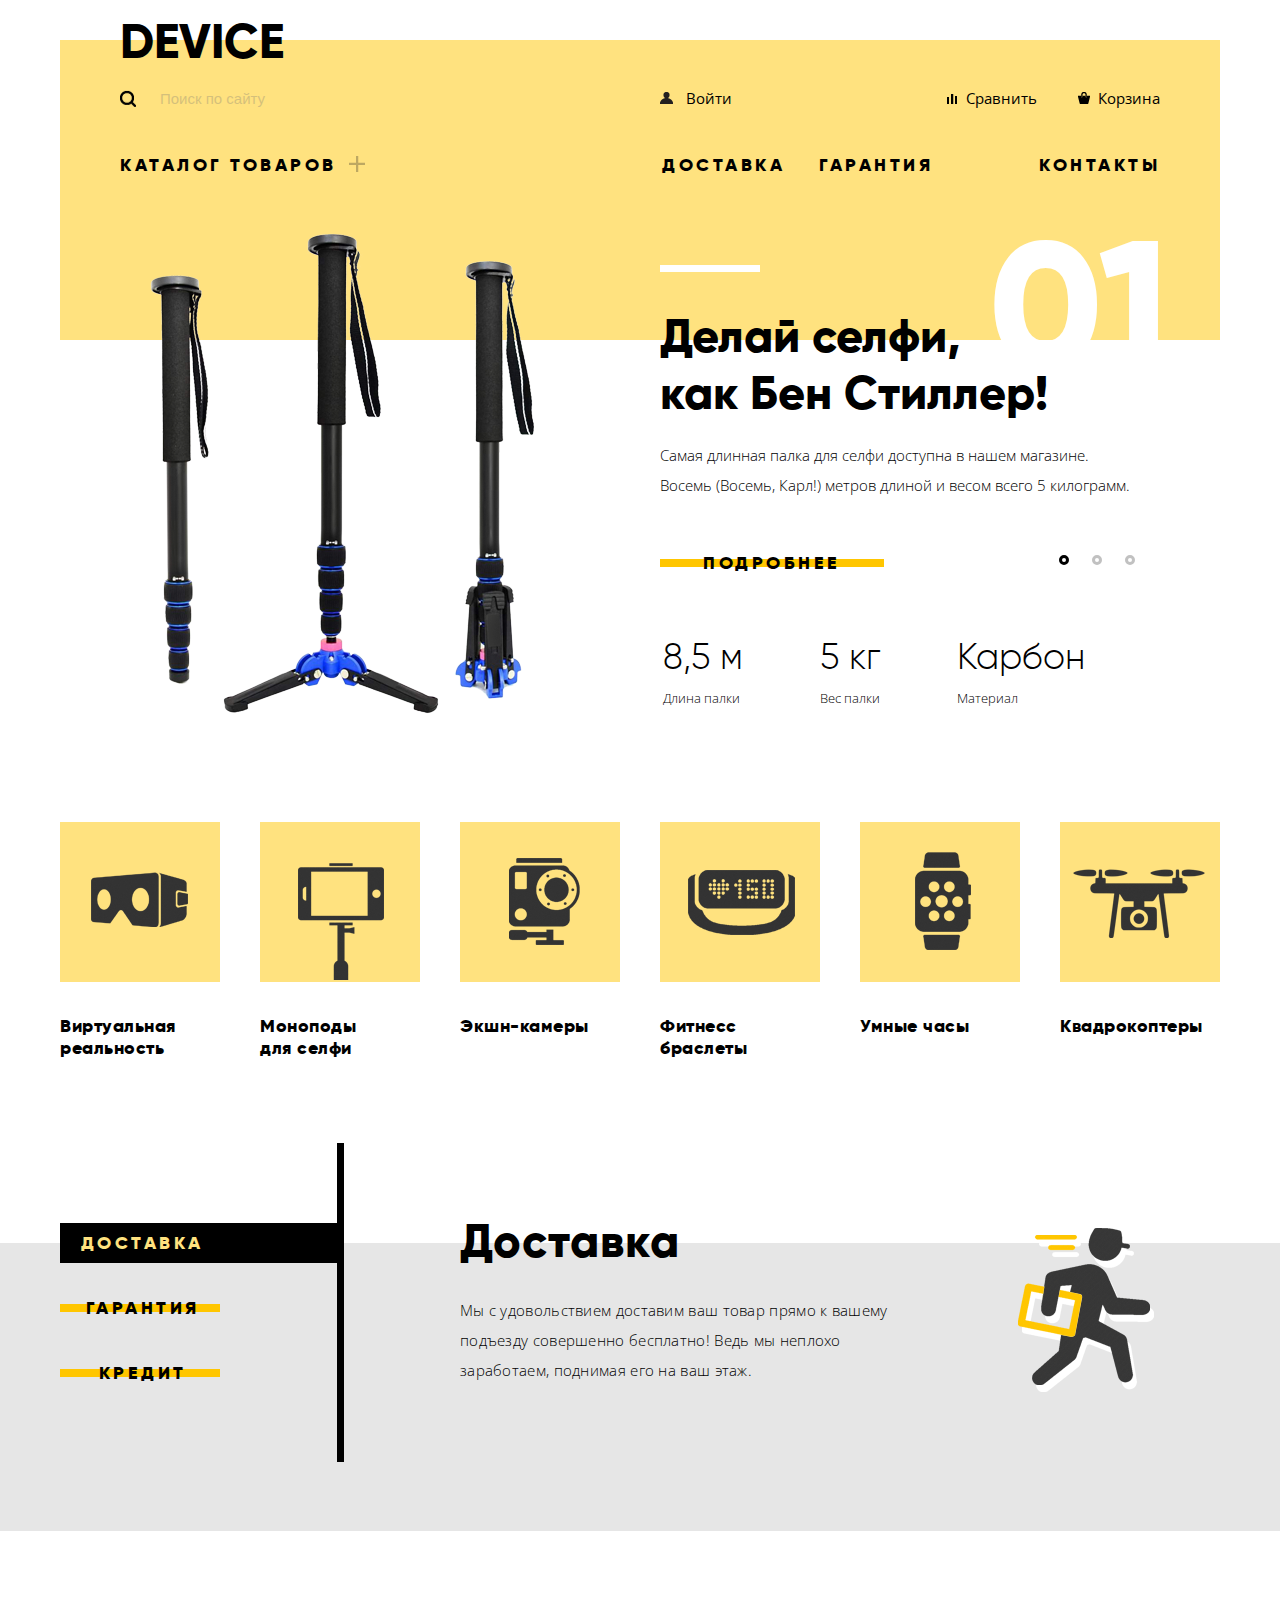
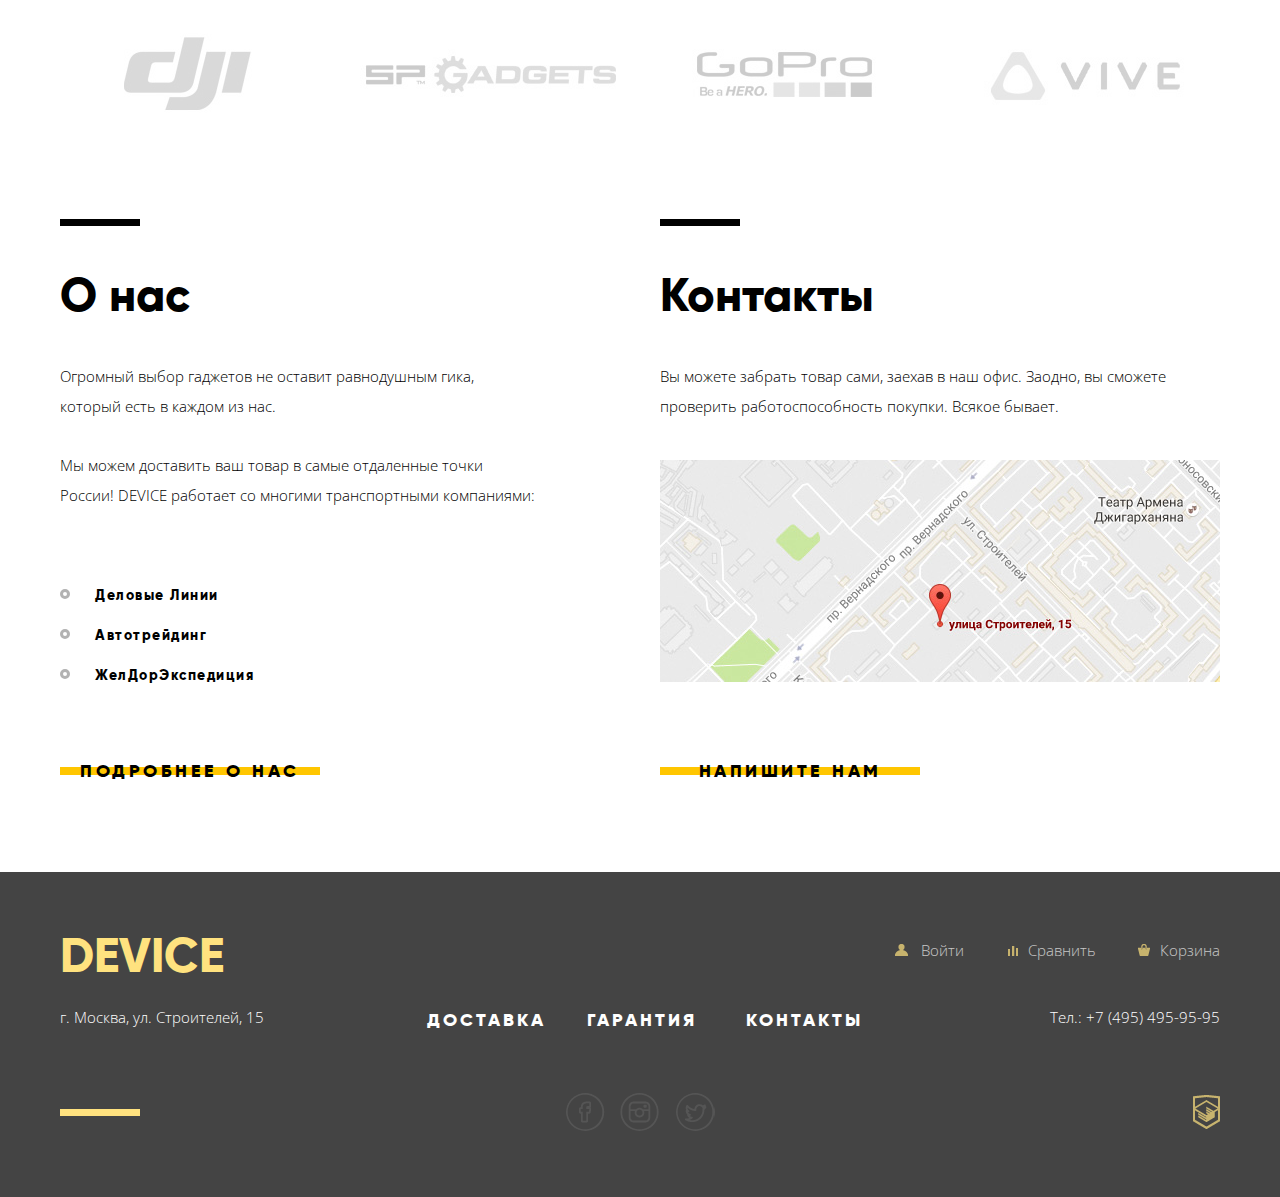
<file: index.html>
<!DOCTYPE html>
<html lang="ru">
  <head>
    <meta charset="utf-8">
    <title>HTML Academy: Девайс</title>
    <meta http-equiv="X-UA-Compatible" content="IE=edge" />
    <meta name="format-detection" content="telephone=no">
    <link href="https://fonts.googleapis.com/css?family=Open+Sans:300,400&amp;subset=cyrillic" rel="stylesheet">
    <link href="css/normalize.css" rel="stylesheet">
    <link href="css/style.min.css" rel="stylesheet">
  </head>
  <body>

    <!-- HEADER -->
    <div class="container">
      <header class="header-main">
        <a class="logo-name-header">Device</a>
        <nav class="main-nav">
          <div class="nav-tools clearfix">
            <div class="search-tools">
              <form action="#" method="get">
                <input type="search" class="search-field" name="search" placeholder="Поиск по сайту">
                <input type="submit" class="search-button" value="Найти">
              </form>
            </div>
            <div class="user-login">
              <a href="#" class="login-ico">Войти</a>
            </div>
            <div class="user-tools">
              <a href="#" class="compare-ico">Сравнить</a>
              <a href="#" class="basket-ico">Корзина</a>
            </div>
          </div>
          <div class="site-nav">
            <div class="catalog-menu">
              <a href="catalog.html" class="catalog-ico">Каталог товаров</a>
              <div class="catalog-submenu">
                <ul class="catalog-line">
                  <li><a href="#">Виртуальная реальность</a></li>
                  <li><a href="#">Моноподы для селфи</a></li>
                  <li><a href="#">Экшн-камеры</a></li>
                </ul>
                <ul class="catalog-line">
                  <li><a href="#">Фитнесс-браслеты</a></li>
                  <li><a href="#">Умные часы</a></li>
                </ul>
                <ul class="catalog-line">
                  <li><a href="#">Квадрокоптеры</a></li>
                </ul>
              </div>
            </div>
            <ul class="services-nav">
              <li><a href="#">Доставка</a></li>
              <li><a href="#">Гарантия</a></li>
              <li><a href="#">Контакты</a></li>
            </ul>
          </div>
        </nav>

      </header>
    </div>

    <main class="">

      <!-- SLIDER WITH MAIN PRODUCT -->
      <div class="container">
        <div class="slider-wrapper">

          <input class="slider-btn" type="radio" id="btn-1" name="toggle" checked>
          <input class="slider-btn" type="radio" id="btn-2" name="toggle">
          <input class="slider-btn" type="radio" id="btn-3" name="toggle">

          <div class="slider">

            <div class="slide clearfix">
              <div class="slide-image">
                <img src="img/slider-1.png" width="384" height="486" alt="">
              </div>
              <div class="slide-description">
                <p class="slider-number">01</p>
                <span class="slider-title">Делай селфи,<br> как Бен Стиллер!</span>
                <p class="slider-text">Самая длинная палка для селфи доступна в нашем магазине. Восемь (Восемь, Карл!) метров длиной и весом всего 5 килограмм.</p>
                <a href="#" class="btn">Подробнее</a>
                <table class="slider-spec">
                  <tr>
                    <th>8,5 м</th>
                    <th>5 кг</th>
                    <th>Карбон</th>
                  </tr>
                  <tr>
                    <td>Длина палки</td>
                    <td>Вес палки</td>
                    <td>Материал</td>
                  </tr>
                </table>
              </div>
            </div>

            <div class="slide clearfix">
              <div class="slide-image">
                <img src="img/slider-2.png" width="345" height="485" alt="">
              </div>
              <div class="slide-description">
                <p class="slider-number">02</p>
                <span class="slider-title">Худеем<br>правильно!</span>
                <p class="slider-text">Мотивирующие фитнесс-браслеты помогут найти в себе силы не пропускать занятия и соблюдать диету.</p>
                <a href="#" class="btn">Подробнее</a>
                <table class="slider-spec">
                  <tr>
                    <th>48 часов</th>
                  </tr>
                  <tr>
                    <td>Без подзарядки</td>
                  </tr>
                </table>
              </div>
            </div>

            <div class="slide clearfix">
            <div class="slide-image">
              <img src="img/slider-3.png" width="526" height="334" alt="">
            </div>
            <div class="slide-description">
              <p class="slider-number">03</p>
              <span class="slider-title">Порхает как бабочка, жалит как пчела!</span>
              <p class="slider-text">Этот обычный, на первый взгляд, квадрокоптер оснащен мощным лазером, замаскированным под стандартную камеру.</p>
              <a href="#" class="btn">Подробнее</a>
              <table class="slider-spec">
                <tr>
                  <th>800 м</th>
                  <th>50 м</th>
                </tr>
                <tr>
                  <td>Дальность полёта</td>
                  <td>Радиус поражения</td>
                </tr>
              </table>
            </div>
          </div>

          </div>

          <div class="slider-controls">
            <label for="btn-1"></label>
            <label for="btn-2"></label>
            <label for="btn-3"></label>
          </div>

        </div>


        <!-- POPULAR PRODUCTS -->
        <section class="popular">
          <ul>
            <li class="vr"><a href="#">Виртуальная реальность</a></li>
            <li class="monopod"><a href="#">Моноподы для&nbsp;селфи</a></li>
            <li class="camera"><a href="#">Экшн-камеры</a></li>
            <li class="bracelet"><a href="#">Фитнесс браслеты</a></li>
            <li class="watch"><a href="#">Умные часы</a></li>
            <li class="quadcopters"><a href="#">Квадрокоптеры</a></li>
          </ul>
        </section>
      </div>

      <!-- PROVIDED SERVICES -->
      <section class="services ">
        <div class="container clearfix">
          <div class="service-buttons">
            <button type="button" class="btn service-btn service-btn-active">Доставка</button>
            <button type="button" class="btn service-btn">Гарантия</button>
            <button type="button" class="btn service-btn">Кредит</button>
          </div>
          <div class="services-description">
            <div class="slide">
              <span class="services-description-title">Доставка</span>
              <p class="services-description-text">Мы с удовольствием доставим ваш товар прямо к вашему подъезду совершенно бесплатно! Ведь мы неплохо заработаем, поднимая его на ваш этаж.</p>
            </div>
            <div class="slide">
              <span class="services-description-title">Гарантия</span>
              <p class="services-description-text">Если из-за возгарания купленного у нас товара у вас сгорит дом — не переживайте, мы выдадим вам новый. Товар, не дом, конечно же.</p>
            </div>
            <div class="slide">
              <span class="services-description-title">Кредит</span>
              <p class="services-description-text">Залезть в долговую яму стало проще! Кредитные консультанты подберут для вас наиболее выгодные условия кредита. Выгодные для нашего банка, разумеется.</p>
            </div>
          </div>
        </div>
      </section>

      <div class="container">
        <!-- LOGOS OF VENDORS -->
        <div class="logos">
          <a href="http://www.dji.com/" target="_blank" class="dji"><img src="img/logo-1-grey.jpg" height="100" width="260" alt=""></a>
          <a href="http://www.sp-gadgets.com/" target="_blank" class="sp-gadgets"><img src="img/logo-2-grey.jpg" height="100" width="260" alt=""></a>
          <a href="https://gopro.com/" target="_blank" class="gopro"><img src="img/logo-3-grey.jpg" height="100" width="260" alt=""></a>
          <a href="https://www.vive.com/" target="_blank" class="vive"><img src="img/logo-4-grey.jpg" height="100" width="260" alt=""></a>
        </div>

        <!-- INFORMATION -->
        <div class="info-container clearfix">
          <section class="about">
            <h2 class="about-title">О нас</h2>
            <p class="about-text">Огромный выбор гаджетов не оставит равнодушным гика, который есть в каждом из нас.</p>
            <p class="about-text">Мы можем доставить ваш товар в самые отдаленные точки России! DEVICE работает со многими транспортными компаниями:</p>
            <ul class="delivery-companies">
              <li>Деловые Линии</li>
              <li>Автотрейдинг</li>
              <li>ЖелДорЭкспедиция</li>
            </ul>
            <a href="#" class="btn">Подробнее о нас</a>
          </section>
          <section class="contact">
            <h2 class="contact-title">Контакты</h2>
            <p class="contact-text">Вы можете забрать товар сами, заехав в наш офис. Заодно, вы сможете проверить работоспособность покупки. Всякое бывает.</p>
            <a href="map.html"><img src="img/map.jpg" height="222" width="560" alt=""></a>
            <a href="write-us.html" class="btn">Напишите нам</a>
          </section>
        </div>
      </div>
    </main>

    <!-- FOOTER -->
    <footer class="footer-main">
      <div class="container clearfix">
        <div class="footer-left">
          <span class="logo-name-footer">Device</span>
          <p>г. Москва, ул. Строителей, 15</p>
        </div>
        <div class="footer-center">
          <div class="footer-site-nav">
            <a href="#">Доставка</a>
            <a href="#">Гарантия</a>
            <a href="#">Контакты</a>
          </div>
          <div class="social">
            <a href="#" class="social-btn social-btn-fb">Фейсбук</a>
            <a href="#" class="social-btn social-btn-inst">Инстаграм</a>
            <a href="#" class="social-btn social-btn-tw">Твитер</a>
          </div>
        </div>
        <div class="footer-right">
          <ul>
            <li><a href="#" class="login-ico">Войти</a></li>
            <li><a href="#" class="compare-ico">Сравнить</a></li>
            <li><a href="#" class="basket-ico">Корзина</a></li>
          </ul>
          <p>Тел.: +7 (495) 495-95-95</p>
          <a href="http://htmlacademy.ru" target="_blank" class="social-btn htmlacademy-ico">htmlacademy</a>
        </div>
      </div>
    </footer>

    <div class="main-write-us">
      <form class="write-us-form" action="index.html" method="post">
        <div class="write-us-name">
          <label for="name">Ваше имя:</label>
          <input type="text" name="name" value="" id="name" placeholder="Представьтесь, пожалуйста" required>
        </div>
        <div class="write-us-email">
          <label for="email">Ваш e-mail:</label>
          <input type="email" name="email" value="" id="email" placeholder="Для отправки ответа" required>
        </div>
        <div class="write-us-text">
          <label for="text">Текст письма:</label>
          <textarea id="text" placeholder="В свободной форме" rows="10"></textarea>
        </div>
        <button type="submit" name="button" class="btn btn-form">Отправить</button>
        <button type="button" name="button" class="close-form"></button>
      </form>
    </div>

    <div class="main-big-map">
      <img src="img/big-map.jpg" alt="" width="960" height="559">
      <button type="button" name="button" class="close-big-map"></button>
    </div>

  </body>
</html>
</file>
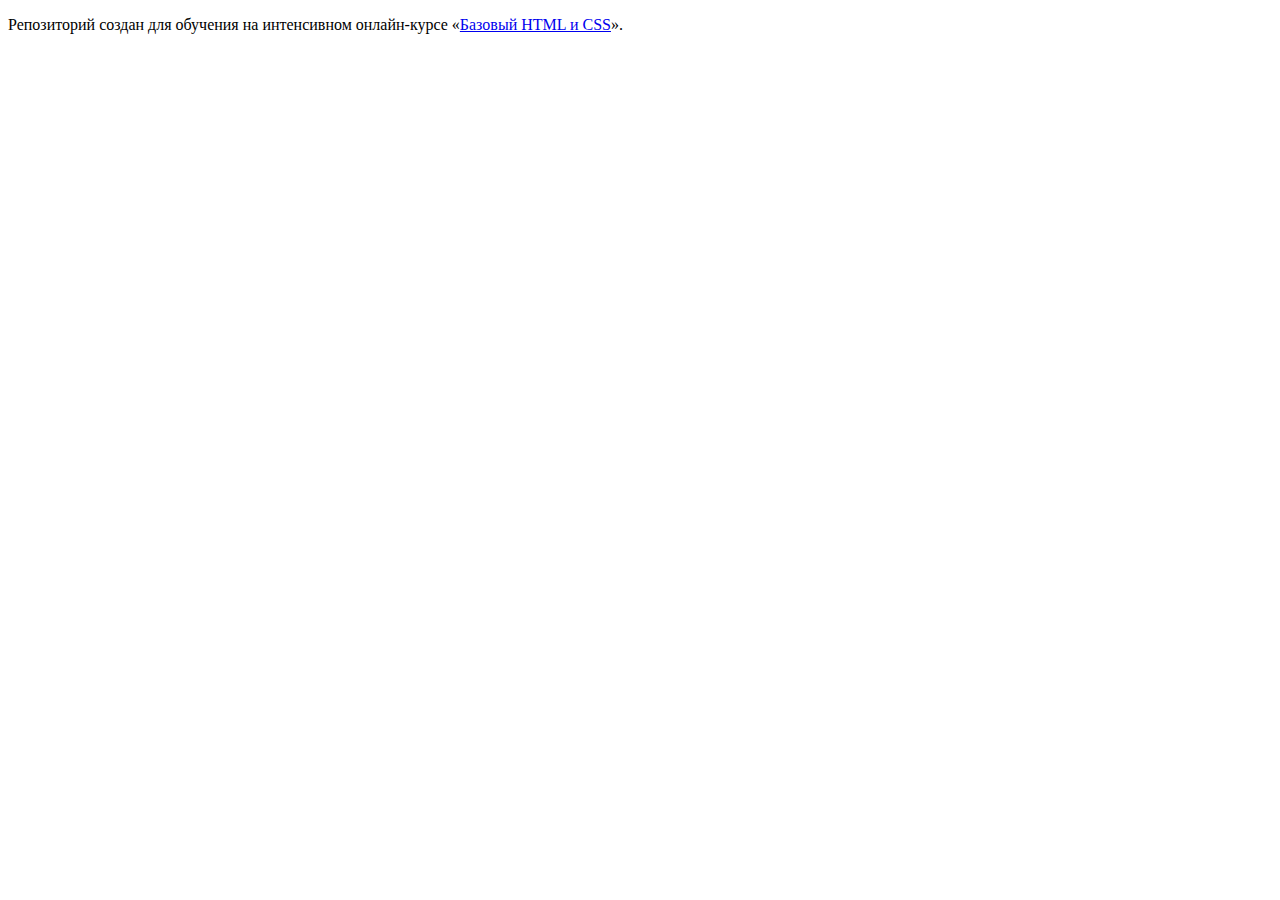
<file: master/index.html>
<!DOCTYPE html>
<html lang="ru">
  <head>
    <meta charset="utf-8">
    <title>HTML Academy: Девайс</title>
    <base href="https://htmlacademy-htmlcss.github.io/50017-device/master/">
</head>
  <body>

    <p>Репозиторий создан для обучения на интенсивном онлайн‑курсе «<a href="https://htmlacademy.ru/intensive/htmlcss">Базовый HTML и CSS</a>».</p>

  </body>
</html>
</file>
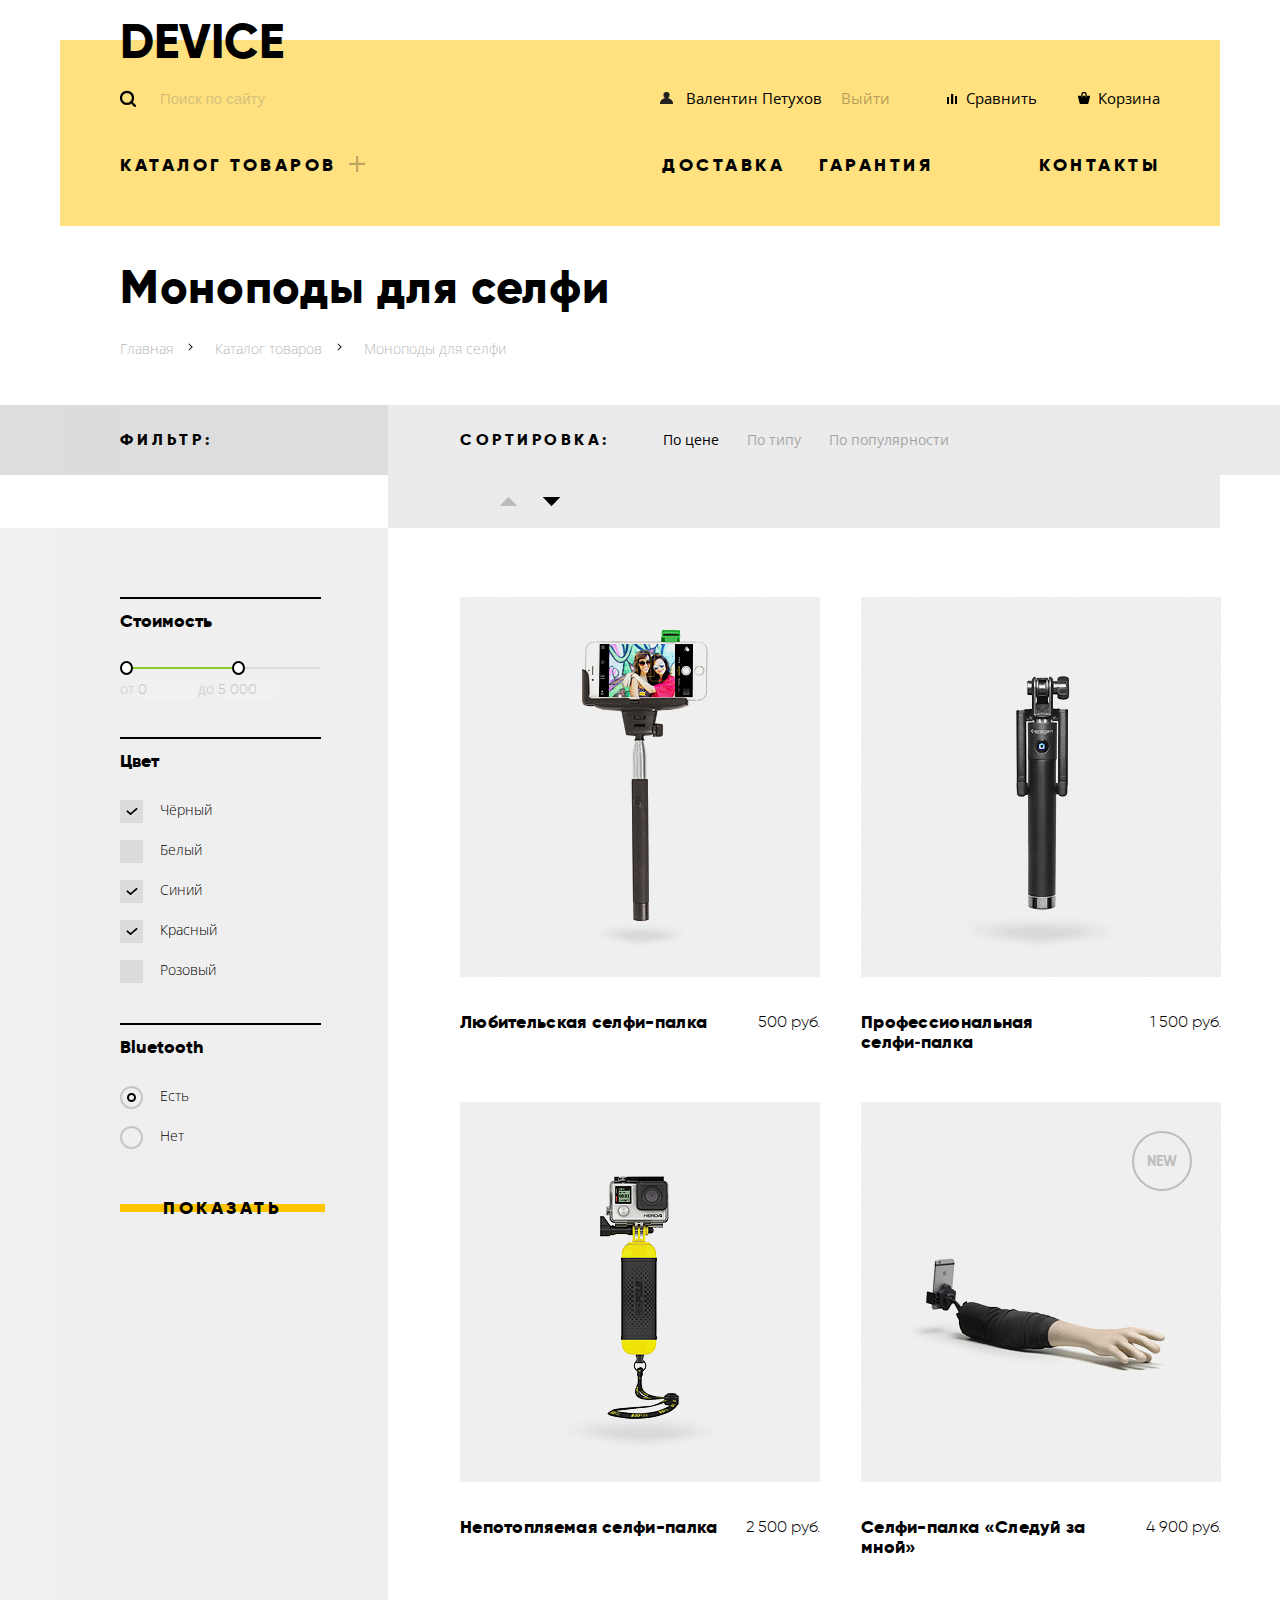
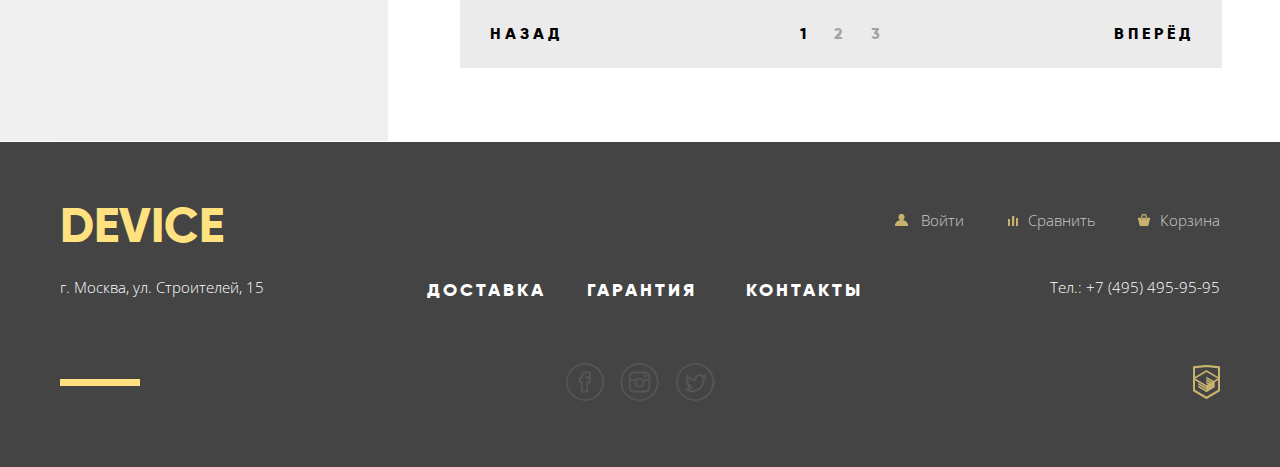
<file: catalog.html>
<!DOCTYPE html>
<html lang="ru">
  <head>
    <meta charset="utf-8">
    <title>HTML Academy: Девайс</title>
    <meta http-equiv="X-UA-Compatible" content="IE=edge" />
    <meta name="format-detection" content="telephone=no">
    <link href="https://fonts.googleapis.com/css?family=Open+Sans:300,400&amp;subset=cyrillic" rel="stylesheet">
    <link href="css/normalize.css" rel="stylesheet">
    <link href="css/style.min.css" rel="stylesheet">
  </head>
  <body class="inner">

    <!-- HEADER -->
    <div class="container">
      <header class="header-main">
        <a href="index.html" class="logo-name-header">Device</a>
        <nav class="main-nav">
          <div class="nav-tools clearfix">
            <div class="search-tools">
              <form action="#" method="get">
                <input type="search" class="search-field" name="search" placeholder="Поиск по сайту">
                <input type="submit" class="search-button" value="Найти">
              </form>
            </div>
            <div class="user-login">
              <a href="#" class="login-ico">Валентин Петухов</a>
              <a href="#" class="user-log-off">Выйти</a>
            </div>
            <div class="user-tools">
              <a href="#" class="compare-ico">Сравнить</a>
              <a href="#" class="basket-ico">Корзина</a>
            </div>
          </div>
          <div class="site-nav clearfix">
            <div class="catalog-menu">
              <a href="catalog.html" class="catalog-ico">Каталог товаров</a>
              <div class="catalog-submenu">
                <ul class="catalog-line">
                  <li><a href="#">Виртуальная реальность</a></li>
                  <li><a href="#">Моноподы для селфи</a></li>
                  <li><a href="#">Экшн-камеры</a></li>
                </ul>
                <ul class="catalog-line">
                  <li><a href="#">Фитнесс-браслеты</a></li>
                  <li><a href="#">Умные часы</a></li>
                </ul>
                <ul class="catalog-line">
                  <li><a href="#">Квадрокоптеры</a></li>
                </ul>
              </div>
            </div>
            <ul class="services-nav">
              <li><a href="#">Доставка</a></li>
              <li><a href="#">Гарантия</a></li>
              <li><a href="#">Контакты</a></li>
            </ul>
          </div>
        </nav>
      </header>
    </div>

    <main>

      <div class="container">
        <div class="breadcrumbs">
          <h1>Моноподы для селфи</h1>
          <ul>
            <li><a href="#">Главная</a></li>
            <li><a href="#">Каталог товаров</a></li>
            <li><a>Моноподы для селфи</a></li>
          </ul>
        </div>
      </div>

      <div class="content-wrapper clearfix">

        <!-- TOP LINE WITH SORTING-->
        <div class="catalog-header">
          <div class="catalog-header-left"></div>
          <div class="catalog-header-right"></div>
          <div class="catalog-header-center clearfix">
            <div class="container-filtr clearfix">
              <div class="filtr">
                Фильтр:
              </div>
            </div>
            <div class="container-sort clearfix">
              <div class="sort">
                <p>Сортировка:</p>
                <div class="sort-type">
                  <a href="#" class="active">По цене</a>
                  <a href="#">По типу</a>
                  <a href="#">По популярности</a>
                </div>
                <ul class="sort-direction">
                  <li class="sort-direction-up"><a href="#">Asc</a></li>
                  <li class="sort-direction-down active"><a href="#">Desc</a></li>
                </ul>
              </div>
          </div>
          </div>
        </div>

        <div class="main-block clearfix">
          <div class="catalog-body-left"></div>
          <div class="catalog-body-right"></div>
          <div class="catalog-body-center">
            <!-- LEFT MENU WITH FILTERS-->
            <div class="container-filtr clearfix">
              <form class="main-filter" method="get" action="form.php">
                <div class="price-range-filter">
                  <h2>Стоимость</h2>
                  <div class="price-range-controls">
                    <div class="scale">
                      <div class="bar">
                      </div>
                    </div>
                    <div class="toggle min-toggle"></div>
                    <div class="toggle max-toggle"></div>
                    <div class="price-controls">
                      <label class="min-price">от <input class="min-price" type="text" value="0"></label>
                      <label class="max-price">до <input class="max-price" type="text" value="5 000"></label>
                    </div>
                  </div>
                </div>

                <div class="color">
                  <h2>Цвет</h2>
                  <input type="checkbox" id="color-black" checked>
                  <label for="color-black">Чёрный</label>
                  <input type="checkbox" id="color-white">
                  <label for="color-white">Белый</label>
                  <input type="checkbox" id="color-blue" checked>
                  <label for="color-blue">Синий</label>
                  <input type="checkbox" id="color-red" checked>
                  <label for="color-red">Красный</label>
                  <input type="checkbox" id="color-pink">
                  <label for="color-pink">Розовый</label>
                </div>

                <div class="bluetooth">
                  <h2>Bluetooth</h2>
                  <input type="radio" name="bluetooth" id="bt-1" value="bt-no" checked>
                  <label for="bt-1">Есть</label>
                  <input type="radio" name="bluetooth" id="bt-2" value="bt-yes">
                  <label for="bt-2">Нет</label>
                </div>

                <input type="submit" value="Показать" class="btn">
              </form>
            </div>

          <!-- MAIN CATALOG -->
            <div class="container-sort clearfix">
              <section class="catalog-items">
                <div class="catalog-item">
                  <div class="catalog-item-image">
                    <img src="img/catalog/item-1.png" width="360" height="380" alt="">
                    <div class="hover-btn">
                      <a href="#" class="btn">В корзину</a>
                      <a href="#" class="compare-add">Добавить к сравнению</a>
                    </div>
                  </div>
                  <a href="#">Любительская селфи-палка</a>
                  <span>500 руб.</span>
                </div>
                <div class="catalog-item">
                  <div class="catalog-item-image">
                    <img src="img/catalog/item-2.png" width="360" height="380" alt="">
                    <div class="hover-btn">
                      <a href="#" class="btn">В корзину</a>
                      <a href="#" class="compare-add">Добавить к сравнению</a>
                    </div>
                  </div>
                  <a href="#">Профессиональная селфи&#8209;палка </a>
                  <span>1 500 руб.</span>
                </div>
                <div class="catalog-item">
                  <div class="catalog-item-image">
                    <img src="img/catalog/item-3.png" width="360" height="380" alt="">
                    <div class="hover-btn">
                      <a href="#" class="btn">В корзину</a>
                      <a href="#" class="compare-add">Добавить к сравнению</a>
                    </div>
                  </div>
                  <a href="#">Непотопляемая селфи-палка</a>
                  <span>2 500 руб.</span>
                </div>
                <div class="catalog-item new-item">
                  <div class="catalog-item-image">
                    <img src="img/catalog/item-4.png" width="360" height="380" alt="">
                    <div class="hover-btn">
                      <a href="#" class="btn">В корзину</a>
                      <a href="#" class="compare-add">Добавить к сравнению</a>
                    </div>
                  </div>
                  <a href="#">Селфи-палка «Следуй за мной»</a>
                  <span>4 900 руб.</span>
                </div>

                <!-- NUMBERS OF PAGES -->
                <div class="pages-number">
                  <ul>
                    <li><a href="#" class="page-prev-btn">Назад</a></li>
                    <li><a href="#" class="currentpage-btn">1</a></li>
                    <li><a href="#" class="page-btn">2</a></li>
                    <li><a href="#" class="page-btn">3</a></li>
                    <li><a href="#" class="page-next-btn">Вперёд</a></li>
                  </ul>
                </div>
              </section>
            </div>
          </div>
        </div>
      </div>

    </main>

    <!-- FOOTER -->
    <footer class="footer-main">
      <div class="container clearfix">
        <div class="footer-left">
          <a href="index.html" class="logo-name-footer">Device</a>
          <p>г. Москва, ул. Строителей, 15</p>
        </div>
        <div class="footer-center">
          <div class="footer-site-nav">
            <a href="#">Доставка</a>
            <a href="#">Гарантия</a>
            <a href="#">Контакты</a>
          </div>
          <div class="social">
            <a href="#" class="social-btn social-btn-fb">Фейсбук</a>
            <a href="#" class="social-btn social-btn-inst">Инстаграм</a>
            <a href="#" class="social-btn social-btn-tw">Твитер</a>
          </div>
        </div>
        <div class="footer-right">
          <ul>
            <li><a href="#" class="login-ico">Войти</a></li>
            <li><a href="#" class="compare-ico">Сравнить</a></li>
            <li><a href="#" class="basket-ico">Корзина</a></li>
          </ul>
          <p>Тел.: +7 (495) 495-95-95</p>
          <a href="http://htmlacademy.ru" target="_blank" class="social-btn htmlacademy-ico">htmlacademy</a>
        </div>
      </div>
    </footer>

  </body>
</html>
</file>
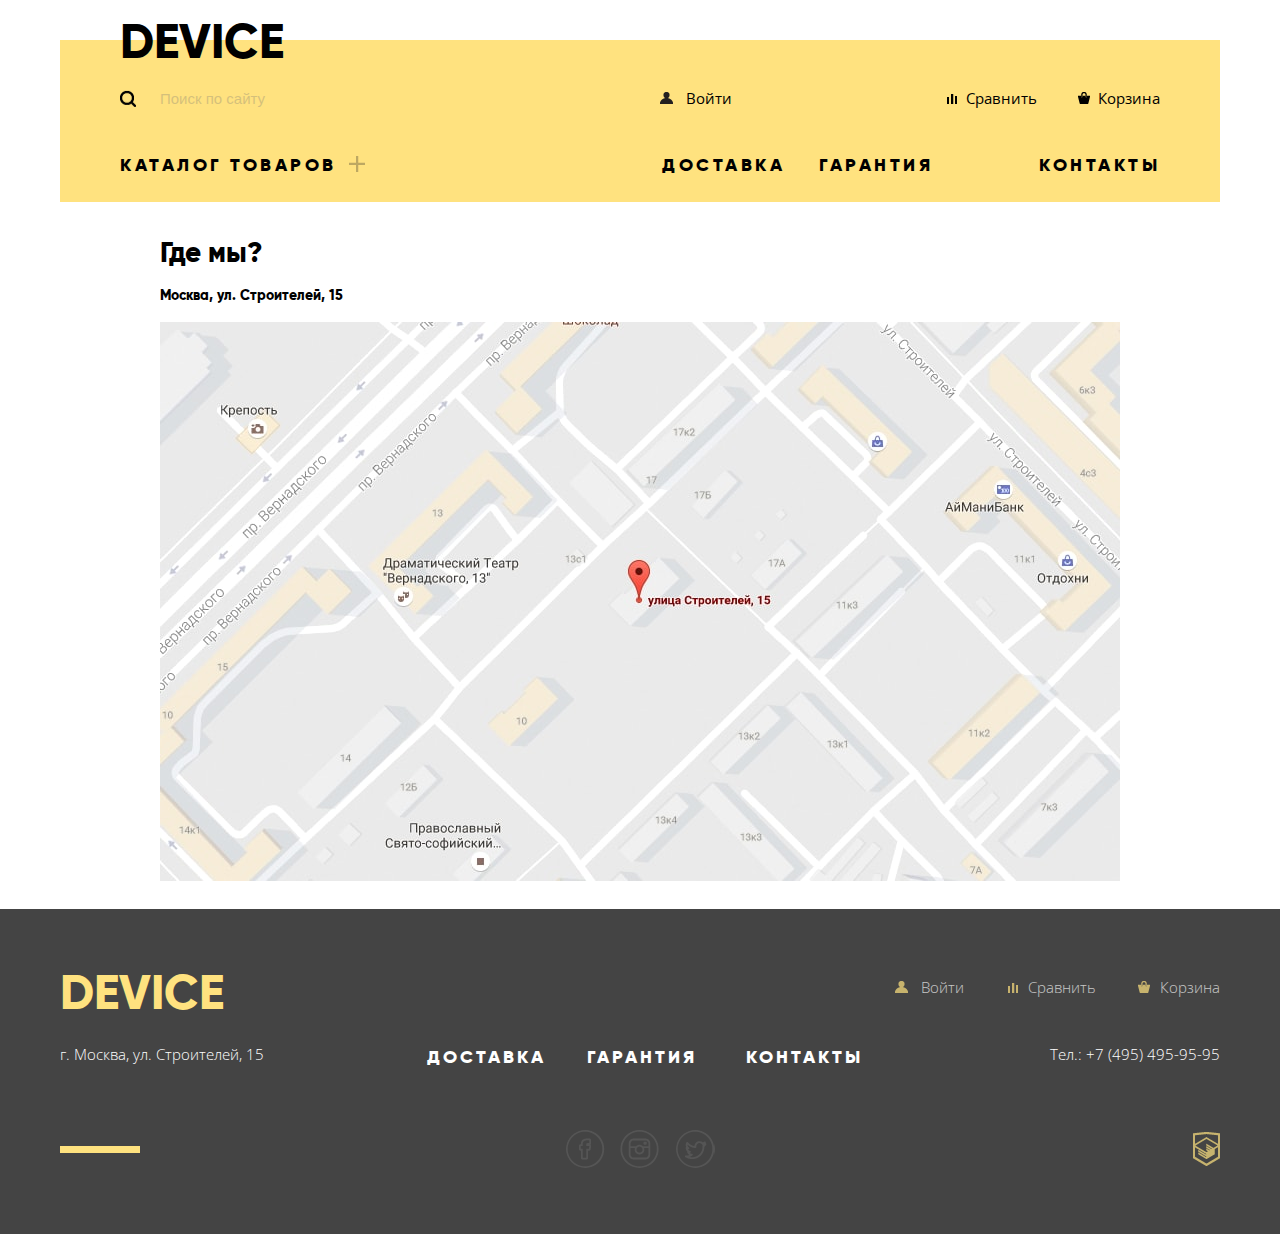
<file: map.html>
<!DOCTYPE html>
<html lang="ru">
  <head>
    <meta charset="utf-8">
    <title>HTML Academy: Девайс</title>
    <meta http-equiv="X-UA-Compatible" content="IE=edge" />
    <meta name="format-detection" content="telephone=no">
    <link href="https://fonts.googleapis.com/css?family=Open+Sans:300,400&amp;subset=cyrillic" rel="stylesheet">
    <link href="css/normalize.css" rel="stylesheet">
    <link href="css/style.min.css" rel="stylesheet">
  </head>
  <body class="inner">

    <!-- HEADER -->
    <div class="container">
      <header class="header-main">
        <a href="index.html" class="logo-name-header">Device</a>
        <nav class="main-nav">
          <div class="nav-tools clearfix">
            <div class="search-tools">
              <form action="#" method="get">
                <input type="search" class="search-field" name="search" placeholder="Поиск по сайту">
                <input type="submit" class="search-button" value="Найти">
              </form>
            </div>
            <div class="user-login">
              <a href="#" class="login-ico">Войти</a>
            </div>
            <div class="user-tools">
              <a href="#" class="compare-ico">Сравнить</a>
              <a href="#" class="basket-ico">Корзина</a>
            </div>
          </div>
          <div class="site-nav">
            <div class="catalog-menu">
              <a href="catalog.html" class="catalog-ico">Каталог товаров</a>
              <div class="catalog-submenu">
                <ul class="catalog-line">
                  <li><a href="#">Виртуальная реальность</a></li>
                  <li><a href="#">Моноподы для селфи</a></li>
                  <li><a href="#">Экшн-камеры</a></li>
                </ul>
                <ul class="catalog-line">
                  <li><a href="#">Фитнесс-браслеты</a></li>
                  <li><a href="#">Умные часы</a></li>
                </ul>
                <ul class="catalog-line">
                  <li><a href="#">Квадрокоптеры</a></li>
                </ul>
              </div>
            </div>
            <ul class="services-nav">
              <li><a href="#">Доставка</a></li>
              <li><a href="#">Гарантия</a></li>
              <li><a href="#">Контакты</a></li>
            </ul>
          </div>
        </nav>

      </header>
    </div>

    <div class="container">
      <div class="big-map">
        <h1>Где мы?</h1>
        <p>Москва, ул. Строителей, 15   </p>
        <img src="img/big-map.jpg" alt="" width="960" height="559">
      </div>
    </div>

    <!-- FOOTER -->
    <footer class="footer-main">
      <div class="container clearfix">
        <div class="footer-left">
          <a href="index.html" class="logo-name-footer">Device</a>
          <p>г. Москва, ул. Строителей, 15</p>
        </div>
        <div class="footer-center">
          <div class="footer-site-nav">
            <a href="#">Доставка</a>
            <a href="#">Гарантия</a>
            <a href="#">Контакты</a>
          </div>
          <div class="social">
            <a href="#" class="social-btn social-btn-fb">Фейсбук</a>
            <a href="#" class="social-btn social-btn-inst">Инстаграм</a>
            <a href="#" class="social-btn social-btn-tw">Твитер</a>
          </div>
        </div>
        <div class="footer-right">
          <ul>
            <li><a href="#" class="login-ico">Войти</a></li>
            <li><a href="#" class="compare-ico">Сравнить</a></li>
            <li><a href="#" class="basket-ico">Корзина</a></li>
          </ul>
          <p>Тел.: +7 (495) 495-95-95</p>
          <a href="http://htmlacademy.ru" target="_blank" class="social-btn htmlacademy-ico">htmlacademy</a>
        </div>
      </div>
    </footer>

  </body>
</html>
</file>
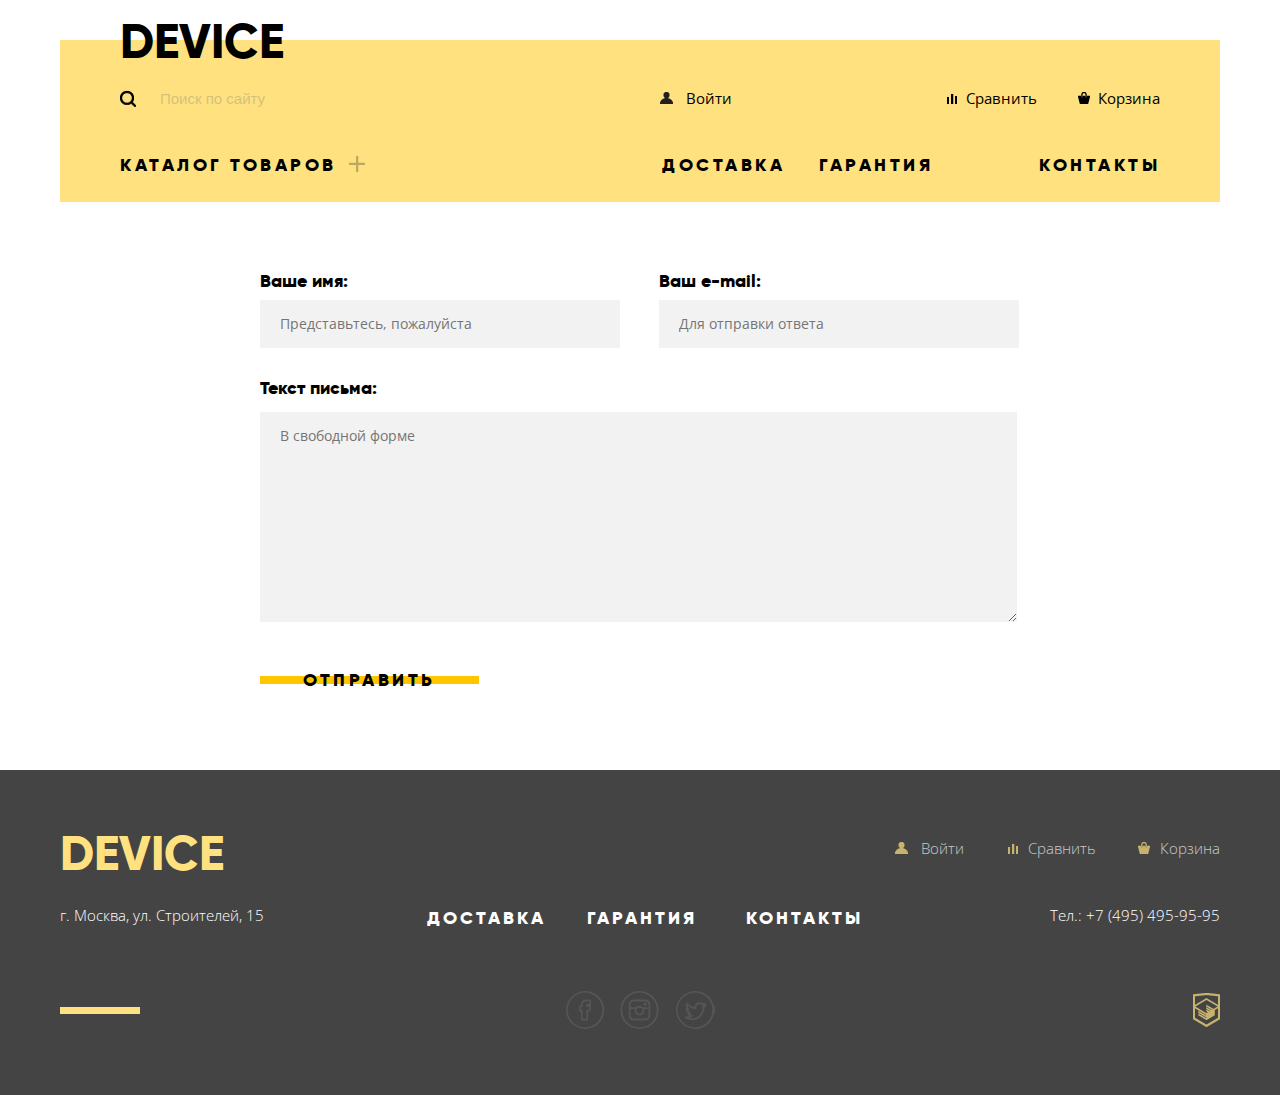
<file: write-us.html>
<!DOCTYPE html>
<html lang="ru">
  <head>
    <meta charset="utf-8">
    <title>HTML Academy: Девайс</title>
    <meta http-equiv="X-UA-Compatible" content="IE=edge" />
    <meta name="format-detection" content="telephone=no">
    <link href="https://fonts.googleapis.com/css?family=Open+Sans:300,400&amp;subset=cyrillic" rel="stylesheet">
    <link href="css/normalize.css" rel="stylesheet">
    <link href="css/style.min.css" rel="stylesheet">
  </head>
  <body class="inner">

    <!-- HEADER -->
    <div class="container">
      <header class="header-main">
        <a href="index.html" class="logo-name-header">Device</a>
        <nav class="main-nav">
          <div class="nav-tools clearfix">
            <div class="search-tools">
              <form action="#" method="get">
                <input type="search" class="search-field" name="search" placeholder="Поиск по сайту">
                <input type="submit" class="search-button" value="Найти">
              </form>
            </div>
            <div class="user-login">
              <a href="#" class="login-ico">Войти</a>
            </div>
            <div class="user-tools">
              <a href="#" class="compare-ico">Сравнить</a>
              <a href="#" class="basket-ico">Корзина</a>
            </div>
          </div>
          <div class="site-nav">
            <div class="catalog-menu">
              <a href="catalog.html" class="catalog-ico">Каталог товаров</a>
              <div class="catalog-submenu">
                <ul class="catalog-line">
                  <li><a href="#">Виртуальная реальность</a></li>
                  <li><a href="#">Моноподы для селфи</a></li>
                  <li><a href="#">Экшн-камеры</a></li>
                </ul>
                <ul class="catalog-line">
                  <li><a href="#">Фитнесс-браслеты</a></li>
                  <li><a href="#">Умные часы</a></li>
                </ul>
                <ul class="catalog-line">
                  <li><a href="#">Квадрокоптеры</a></li>
                </ul>
              </div>
            </div>
            <ul class="services-nav">
              <li><a href="#">Доставка</a></li>
              <li><a href="#">Гарантия</a></li>
              <li><a href="#">Контакты</a></li>
            </ul>
          </div>
        </nav>

      </header>
    </div>

      <div class="write-us container">
        <form class="write-us-form" action="index.html" method="post">
          <div class="write-us-name">
            <label for="name">Ваше имя:</label>
            <input type="text" name="name" value="" id="name" placeholder="Представьтесь, пожалуйста" required>
          </div>
          <div class="write-us-email">
            <label for="email">Ваш e-mail:</label>
            <input type="email" name="email" value="" id="email" placeholder="Для отправки ответа" required>
          </div>
          <div class="write-us-text">
            <label for="text">Текст письма:</label>
            <textarea id="text" placeholder="В свободной форме" rows="10"></textarea>
          </div>
          <button type="submit" name="button" class="btn btn-form">Отправить</button>
        </form>
      </div>

    <!-- FOOTER -->
    <footer class="footer-main">
      <div class="container clearfix">
        <div class="footer-left">
          <a href="index.html" class="logo-name-footer">Device</a>
          <p>г. Москва, ул. Строителей, 15</p>
        </div>
        <div class="footer-center">
          <div class="footer-site-nav">
            <a href="#">Доставка</a>
            <a href="#">Гарантия</a>
            <a href="#">Контакты</a>
          </div>
          <div class="social">
            <a href="#" class="social-btn social-btn-fb">Фейсбук</a>
            <a href="#" class="social-btn social-btn-inst">Инстаграм</a>
            <a href="#" class="social-btn social-btn-tw">Твитер</a>
          </div>
        </div>
        <div class="footer-right">
          <ul>
            <li><a href="#" class="login-ico">Войти</a></li>
            <li><a href="#" class="compare-ico">Сравнить</a></li>
            <li><a href="#" class="basket-ico">Корзина</a></li>
          </ul>
          <p>Тел.: +7 (495) 495-95-95</p>
          <a href="http://htmlacademy.ru" target="_blank" class="social-btn htmlacademy-ico">htmlacademy</a>
        </div>
      </div>
    </footer>

  </body>
</html>
</file>
<file: css/style.min.css>
.clearfix:after,.header-main:after{content:""}@font-face{font-family:Gilroy;src:local("Gilroy Light"),local("Gilroy-Light"),url(../fonts/Gilroylight.woff2) format("woff2"),url(../fonts/Gilroylight.woff) format("woff"),url(../fonts/Gilroylight.ttf) format("truetype");font-weight:300;font-style:normal}@font-face{font-family:Gilroy;src:local("Gilroy ExtraBold"),local("Gilroy-ExtraBold"),url(../fonts/Gilroyextrabold.woff2) format("woff2"),url(../fonts/Gilroyextrabold.woff) format("woff"),url(../fonts/Gilroyextrabold.ttf) format("truetype");font-weight:800;font-style:normal}body{font-size:14px;line-height:24px;color:#000;font-weight:700;font-family:Gilroy,Arial,sans-serif}.clearfix:after{display:table;clear:both}.container{width:1160px;padding:0 20px;margin:0 auto}.header-main{position:relative;width:1040px;margin-top:40px;padding-top:20px;padding-left:60px;padding-right:60px;color:#000;background-color:#ffe27f}.header-main:after{position:absolute;top:225px;left:600px;width:100px;height:7px;background:#fff}.basket-ico:after,.catalog-ico:after,.compare-ico:after,.login-ico:after{height:18px;content:""}.header-main .logo-name-header{display:block;position:relative;margin-top:-42px;margin-bottom:10px;font-size:48px;line-height:48px;font-weight:800;text-transform:uppercase;text-decoration:none;color:#000}.inner .logo-name-header:hover{color:#444}.inner .logo-name-header:active{color:#666}.search-tools{float:left;max-width:450px}.user-login{float:left;margin-left:126px;padding-top:4px;max-width:280px;text-align:left}.user-log-off{margin-left:15px;opacity:.3}.login-ico{position:relative}.login-ico:after{position:absolute;width:18px;top:0;left:-26px;background:url(../img/sprite.png) -50px -722px no-repeat}.compare-ico{position:relative}.compare-ico:after{position:absolute;width:18px;top:1px;left:38px;background:url(../img/sprite.png) -50px -269px no-repeat}.basket-ico{position:relative}.basket-ico:after{position:absolute;width:18px;top:0;left:37px;background:url(../img/sprite.png) -50px -46px no-repeat}.user-tools{float:right;padding-top:4px;max-width:300px;text-align:right}.user-tools a{padding-left:57px}.search-tools form{width:440px;font-size:0}.nav-tools,.search-tools input{font-size:15px}.search-tools .search-field{position:relative;width:354px;padding:12px 20px 12px 40px;border:none;border-top:2px solid transparent;border-bottom:2px solid transparent;background:url(../img/sprite.png) -50px -597px no-repeat #ffe27f;color:#000}.search-tools .search-field::-webkit-input-placeholder{opacity:.3}.search-tools .search-field::-moz-placeholder{opacity:.3}.search-tools .search-field:-ms-input-placeholder{opacity:.3}.search-tools .search-field:hover::-webkit-input-placeholder{opacity:.6}.search-tools .search-field:hover::-moz-placeholder{opacity:.6}.search-tools .search-field:hover:-ms-input-placeholder{opacity:.6}.search-tools .search-field:focus{outline:0;border-bottom:2px solid #000;border-left:none;border-right:none}.search-tools .search-button{display:none;width:85px;padding:12px 20px;border:2px solid #000;background-color:#ffe27f;cursor:pointer}.search-tools .search-button:hover{color:#fff;background-color:#000}.search-tools .search-button:active{color:#6a6a6a;background-color:#000}.nav-tools a,.site-nav a{color:#000;text-decoration:none}.search-tools .search-field:focus~.search-button{display:inline-block;vertical-align:baseline}.nav-tools{margin-bottom:33px;font-family:"Open Sans",Arial,sans-serif;line-height:36px;font-weight:400}.nav-tools a:hover{opacity:.6}.nav-tools a:active{opacity:.3}.site-nav{padding-bottom:75px}.inner .site-nav{padding-bottom:47px}.site-nav a{font-family:Gilroy,Arial,sans-serif;font-weight:800;font-size:18px;line-height:18px;text-transform:uppercase;letter-spacing:3.5px}.catalog-line a,.slider-text{font-family:"Open Sans",Arial,sans-serif;font-weight:300}.site-nav a:hover{opacity:.6}.site-nav a:active{opacity:.3}.catalog-menu{float:left}.catalog-menu:hover .catalog-submenu{display:block}.catalog-line,.catalog-line li{display:inline-block;vertical-align:top}.catalog-submenu{position:absolute;width:600px;left:0;background-color:#ffe27f;z-index:2;padding:20px 500px 33px 60px}.catalog-line{max-width:200px;margin-right:20px}.catalog-line:nth-child(2){margin-right:0;width:160px}.catalog-line li{font-size:0}.catalog-line a{font-size:15px;line-height:36px;text-decoration:none;text-transform:none;letter-spacing:0}.btn,.footer-site-nav{text-transform:uppercase}.catalog-line a:hover{opacity:.6}.catalog-line a:active,.popular li:active a,.popular li:active a:before{opacity:.3}.services-nav{float:right;display:inline}.services-nav li{margin-left:34px}.services-nav li:first-of-type{margin-left:310px}.services-nav li:last-of-type{margin-left:106px}.site-nav ul{margin:0;padding:0;font-size:0}.catalog-submenu li,.services-nav li{display:inline-block;vertical-align:top;font-size:14px}.catalog-submenu,.slider .slide:nth-child(1),.slider .slide:nth-child(2),.slider .slide:nth-child(3){display:none}.catalog-ico{position:relative}.catalog-ico:after{position:absolute;width:18px;top:2px;right:-30px;background:url(../img/sprite.png) -50px -494px no-repeat}.slider-wrapper{position:relative;padding-left:60px;padding-right:60px;padding-top:110px}.slider-wrapper:before{content:"";position:absolute;top:0;left:0;right:0;height:110px;z-index:-1;background-color:#ffe27f}.slide-image{float:left;width:444px;margin-top:-110px;text-align:center}.slide-description{position:relative;margin-top:-32px;float:right;width:500px}.slide:nth-child(3) .slide-image{margin-top:-45px}.slider-number{position:absolute;top:-91px;right:-11px;margin:0;font-size:180px;line-height:180px;color:#fff;z-index:-1}.slider-title{margin-bottom:38px;font-size:47px;line-height:57px}.slider-text{margin-top:18px;margin-bottom:43px;width:480px;font-size:15px;line-height:30px}.btn,.slider-spec th{font-family:Gilroy,Arial,sans-serif}.btn{display:inline-block;vertical-align:baseline;padding:11px 43px;font-size:18px;line-height:18px;font-weight:800;text-decoration:none;letter-spacing:3.5px;color:#000;background:0 0;background:-webkit-linear-gradient(top,transparent 0,transparent 16px,#ffc600 16px,#ffc600 24px,transparent 24px,transparent 40px);background:linear-gradient(to bottom,transparent 0,transparent 16px,#ffc600 16px,#ffc600 24px,transparent 24px,transparent 40px)}.btn:hover{background:#ffc600}.btn:active{color:#ca9d00}.slide .btn{margin-bottom:53px}.slider-spec{padding-bottom:111px}.slider-spec td,.slider-spec th{width:33%;padding-right:74px;text-align:left;vertical-align:baseline;-webkit-text-size-adjust:none;-ms-text-size-adjust:none;text-size-adjust:none;white-space:nowrap}.slider-spec th{font-size:36px;line-height:36px;font-weight:300}.about-text,.breadcrumbs li,.contact-text,.footer-left p,.footer-right a,.footer-right p,.services-description-text,.slider-spec td{font-family:"Open Sans",Arial,sans-serif}.slider-spec td{padding-top:10px;font-size:13px;line-height:20px;font-weight:300}.slider-controls{position:absolute;bottom:249px;right:85px}.slider-wrapper input[type=radio]{display:none}.slider-controls label{display:inline-block;box-sizing:border-box;width:10px;height:10px;margin-left:19px;background:#fff;border:3px solid #c1c1c1;vertical-align:baseline;border-radius:50%;cursor:pointer}#btn-1:checked~.slider>.slide:nth-child(1),#btn-2:checked~.slider>.slide:nth-child(2),#btn-3:checked~.slider>.slide:nth-child(3){display:block}#btn-1:checked~.slider-controls label[for=btn-1],#btn-2:checked~.slider-controls label[for=btn-2],#btn-3:checked~.slider-controls label[for=btn-3]{border-color:#000}.popular{margin-bottom:82px}.popular ul{margin:0;padding:0;font-size:0}.popular li{position:relative;display:inline-block;width:160px;margin-right:40px;padding-top:195px;vertical-align:top;font-size:14px;line-height:22px;cursor:pointer}.popular li:last-child{margin-right:0}.popular li:hover:before{background-color:#ffc600}.popular li:before{content:"";position:absolute;display:block;top:0;left:0;width:160px;height:160px;background-color:#ffe27f}.bracelet a:before,.camera a:before,.monopod a:before,.quadcopters a:before,.vr a:before,.watch a:before{position:absolute;width:150px;background-image:url(../img/sprite.png);display:block;left:0;content:""}.popular a{font-size:18px;line-height:18px;color:#000;text-decoration:none;letter-spacing:.5px}.vr a:before{top:50px;height:65px;background-position:-19px -950px}.monopod a:before{top:37px;height:130px;background-position:-12px -1101px}.camera a:before{top:30px;height:100px;background-position:-1px -1316px}.bracelet a:before{top:40px;height:80px;background-position:-22px -1501px}.watch a:before{top:30px;height:110px;background-position:5px -1674px}.quadcopters a:before{top:45px;height:80px;background-position:-37px -1870px}.services{min-height:388px;background:-webkit-linear-gradient(top,#fff 0,#fff 100px,#e6e6e6 100px,#e6e6e6 388px);background:linear-gradient(to bottom,#fff 0,#fff 100px,#e6e6e6 100px,#e6e6e6 388px)}.service-buttons{position:relative;float:left;padding-top:80px;width:280px}.service-buttons:after{content:"";position:absolute;top:0;right:-4px;display:block;width:7px;height:319px;background-color:#000}.service-btn{position:relative;display:block;padding-left:5px;padding-right:0;width:160px;margin-bottom:25px;border:none;text-align:center;cursor:pointer}.service-btn-active,.service-btn:active{width:277px;padding-right:118px;color:#ffe27f;background:#000}.services-description{position:relative;float:right;padding-top:75px;width:880px}.services .slide:before{content:"";position:absolute;display:block;top:57px;right:20px;width:182px;height:200px}.services-description .slide{margin-left:120px}.services-description .slide:nth-child(2),.services-description .slide:nth-child(3){display:none}.services-description .slide:nth-child(1):before{background-image:url(../img/sprite.png);background-position:-50px -2301px}.services-description .slide:nth-child(2):before{background-image:url(../img/sprite.png);background-position:-50px -2590px}.services-description .slide:nth-child(3):before{background-image:url(../img/sprite.png);background-position:-50px -2038px}.services-description-title{font-size:47px;line-height:47px;letter-spacing:1px}.services-description-text{max-width:440px;margin-top:30px;font-weight:300;font-size:15px;line-height:30px;letter-spacing:.3px}.logos{margin-top:94px;margin-bottom:82px;font-size:0}.logos a{width:260px;padding-left:20px;padding-right:20px}.logos a:nth-of-type(1){padding-left:0}.logos a:nth-of-type(4){padding-right:0}.logos img{opacity:.2}.logos img:hover{opacity:1;height:100px;width:0;padding-left:260px}.dji img:hover{background-image:url(../img/logo-1.jpg)}.sp-gadgets img:hover{background-image:url(../img/logo-2.jpg)}.gopro img:hover{background-image:url(../img/logo-3.jpg)}.vive img:hover{background-image:url(../img/logo-4.jpg)}.about{float:left;margin-bottom:81px;width:580px}.contact{float:right;width:560px;margin-left:20px}.about-title,.contact-title{position:relative;padding-top:53px;padding-bottom:27px;margin:0;font-size:47px;line-height:47px}.about-title:before,.contact-title:before{content:"";position:absolute;top:0;left:0;display:block;width:80px;height:7px;background-color:#000}.about-text,.contact-text{padding-top:15px;padding-bottom:14px;margin:0;font-size:15px;line-height:30px;font-weight:300}.about-text{width:475px}.contact-text{width:520px}.delivery-companies{margin-top:60px;margin-bottom:0;padding-left:20px}.delivery-companies li{position:relative;margin-top:16px;padding-left:15px;list-style:none;letter-spacing:1.5px}.delivery-companies li:before{content:"";position:absolute;width:10px;height:10px;top:5px;left:-20px;box-sizing:border-box;background:#fff;border:3px solid #b2b2b2;border-radius:50%}.contact img{margin-top:25px;margin-bottom:-2px;height:222px;width:560px}.about .btn,.contact .btn{box-sizing:border-box;width:260px;margin-top:63px;padding-left:0;padding-right:0;text-align:center;letter-spacing:3.5px}.footer-main{min-width:1200px;background-color:#444;color:#fff}.footer-main a{color:#fff;text-decoration:none}.footer-main a:hover{opacity:.6}.footer-main a:active,.inner .logo-name-footer:active{opacity:.3}.footer-main .logo-name-footer{display:block;margin:0 0 22px;padding:60px 0 0;color:#ffe27f;font-size:48px;line-height:48px;font-weight:800;text-transform:uppercase;text-decoration:none}.inner .logo-name-footer:hover{color:#ffc600}.footer-left{float:left;width:360px}.footer-left p{position:relative;margin-bottom:165px;font-size:15px;line-height:30px;font-weight:300}.footer-left p:after{content:"";position:absolute;top:107px;left:0;width:80px;height:7px;background:#ffe27f}.footer-center{float:left;margin-top:139px;padding-left:0;width:450px;text-align:center}.footer-site-nav{margin-bottom:66px;margin-left:7px;font-size:18px;line-height:18px;letter-spacing:3px;text-align:left}.footer-site-nav a{margin-right:33px}.footer-site-nav a:last-child{margin-right:0;margin-left:8px}.social-btn{position:relative;font-size:0}.social-btn:before{content:"";position:absolute;display:block;width:39px;height:38px;color:#7c7c7c;background-color:transparent;border-radius:50%}.social-btn-fb:before{top:-18px;left:-75px;background:url(../img/facebook.svg)}.social-btn-inst:before{top:-18px;left:-25px;background:url(../img/insta.svg)}.social-btn-tw:before{top:-18px;left:27px;background:url(../img/twitter.svg)}.footer-right{position:relative;float:right;margin-top:60px;width:350px;text-align:right}.footer-right ul{margin:0 0 31px;padding:0;font-size:0}.footer-right li{display:inline-block;vertical-align:baseline;margin-right:64px}.footer-right li:last-child{margin:0}.footer-right a,.footer-right p{font-size:15px;line-height:36px;font-weight:300;color:#fff;text-decoration:none}.footer-right a{opacity:.7}.footer-right a:hover{opacity:1}.footer-right a:active{opacity:.3}.footer-right .login-ico:after{top:1px;left:-26px;background-position:-50px -835px}.footer-right .compare-ico:after{top:1px;left:-20px;background-position:-50px -379px}.footer-right .basket-ico:after{top:1px;left:-22px;background-position:-50px -159px}a.htmlacademy-ico{font-size:0}.htmlacademy-ico:before{top:19px;right:-6px;width:40px;height:50px;color:#ffe27f;background:url(../img/htmlacademy.svg) 50% 50% no-repeat}.inner .container{width:1160px}.breadcrumbs{margin-bottom:38px;padding-left:60px}.breadcrumbs h1{margin:0;padding:38px 0 20px;font-size:47px;line-height:47px;letter-spacing:.7px}.breadcrumbs ul{margin:0;padding:0;font-size:0}.breadcrumbs li{position:relative;margin-right:42px;display:inline-block;vertical-align:top;font-size:14px;line-height:36px;font-weight:300}.sort .sort-type,.sort p{vertical-align:baseline;display:inline-block}.filtr,.sort p{padding-top:27px;padding-bottom:27px;font-family:Gilroy,Arial,sans-serif;font-size:16px;line-height:16px;font-weight:800;color:#000;text-transform:uppercase}.breadcrumbs a{color:#000;text-decoration:none;opacity:.3}.breadcrumbs li:after,.breadcrumbs li:before{content:'';display:block;width:5px;height:1px;position:absolute;background-color:#000;right:-20px;opacity:1}.breadcrumbs li:before{transform:rotate(225deg);top:14px}.breadcrumbs li:after{transform:rotate(-45deg);top:17px}.breadcrumbs li:last-of-type:after,.breadcrumbs li:last-of-type:before{background:0 0}.breadcrumbs a[href]:hover{opacity:1}.breadcrumbs a[href]:active{opacity:.1}.content-wrapper{overflow:hidden;widows:100%}.container-filtr{float:left;width:328px;padding-left:60px;padding-right:68px;box-sizing:border-box}.container-sort{float:left;width:832px;padding-left:72px;box-sizing:border-box}.catalog-header,.catalog-header-center,.catalog-header-left,.catalog-header-right,.sort{min-height:70px}.catalog-body-center,.catalog-body-center .container-filtr,.catalog-body-left,.catalog-body-right,.main-block{min-height:1213px}.catalog-body-center,.catalog-header-center{width:1160px;margin-left:auto;margin-right:auto}.catalog-body-left,.catalog-body-right,.catalog-header-left,.catalog-header-right{width:calc(50% - 580px)}.catalog-header-left{float:left;background-color:#ddd}.catalog-header-right{float:right;background-color:#ebebeb}.catalog-body-left{float:left;background-color:#f0f0f0}.catalog-body-right{float:right;background-color:transparent}.catalog-header-center .container-filtr{background-color:#dcdcdc}.catalog-header-center .container-sort{background-color:#ebebeb}.main-block .container-sort{background-color:#fff}.filtr{width:270px;letter-spacing:4px;background-color:#ddd}.sort{float:left;width:759px;background-color:#ebebeb}.main-block .container-filtr,.main-filter{background-color:#efefef}.sort p{margin:0;padding-right:25px;letter-spacing:3.5px}.sort a{padding-left:24px;font-family:"Open Sans",Arial,sans-serif;font-size:14px;line-height:18px;font-weight:400;color:#000;text-decoration:none;opacity:.3}.sort a:hover{opacity:.6}.sort .active,.sort a:active{opacity:1}.sort .sort-type{padding-right:171px}.sort-direction,.sort-direction li{display:inline-block;vertical-align:middle}.sort-direction a{font-size:0}.sort-direction-down,.sort-direction-up{background-repeat:no-repeat;opacity:.2}.sort-direction-up{background-position:left center;background-image:url(../img/sort-up.svg)}.sort-direction-down{padding-left:8px;background-position:right center;background-image:url(../img/sort-down.svg)}.sort-direction-down:hover,.sort-direction-up:hover{opacity:.4}.sort-direction-down.active,.sort-direction-down:active,.sort-direction-up.active,.sort-direction-up:active{opacity:1}.main-block{position:relative;height:100%}.main-filter{width:270px;padding-top:69px}.price-range-filter{padding-top:2px}.price-range-controls{position:relative;padding-top:7px;margin-bottom:43px;border-radius:5px}.price-range-controls .scale{width:200px;height:2px;background:#dbdbdb}.price-range-controls .bar{width:56%;height:2px;background:#91c92f}.price-range-controls .toggle{position:absolute;top:1px;left:0;width:9px;height:10px;cursor:pointer;border:2px solid #000;border-radius:50%;background:#fff}.price-range-controls .toggle:active{border:2px solid #fff;background:#7eae29;box-shadow:0 4px 4px 0 rgba(0,0,0,.75)}.price-range-controls .min-toggle{left:0}.price-range-controls .max-toggle{left:112px}.price-controls{font-size:0;margin-bottom:29px}.price-controls input:focus{color:#000}.price-controls input,.price-controls label{display:inline-block;font-size:14px;color:#c6c6c6}.price-controls label{vertical-align:top;line-height:32px;width:50%}.price-controls input{vertical-align:baseline;font-family:Gilroy,Arial,sans-serif;width:60px;padding:2px 0;text-align:left;border:none;border-radius:5px;background:#f1f1f1}.hover-btn .compare-add,.main-filter label,.write-us textarea{font-family:"Open Sans",Arial,sans-serif}.main-filter h2{margin-top:13px;margin-bottom:30px;position:relative;font-size:18px;line-height:18px}.main-filter h2:before{content:"";position:absolute;display:block;top:-15px;left:0;width:201px;height:2px;background-color:#000}.main-filter label{width:auto;font-size:14px;line-height:40px;font-weight:300}input[type=radio],input[type=checkbox]{display:none}input[type=radio]+label,input[type=checkbox]+label{position:relative;display:block;margin-bottom:20px;padding-left:40px;line-height:20px;cursor:pointer}input[type=checkbox]+label:before{content:"";position:absolute;top:0;left:0;display:block;width:23px;height:23px;background-color:#dcdcdc}input[type=checkbox]:checked+label::after{content:"";position:absolute;top:8px;left:6px;display:block;width:12px;height:7px;background-image:url(../img/tick.png);background-repeat:no-repeat}input[type=radio]+label:before{content:"";box-sizing:border-box;position:absolute;top:0;left:0;display:block;width:23px;height:23px;border:2px solid #c6c6c6;border-radius:50%;background-color:transparent}input[type=radio]:checked+label:after{content:"";box-sizing:border-box;position:absolute;top:7px;left:7px;display:block;width:9px;height:9px;border:2px solid #000;border-radius:50%}input[type=radio]+label:hover:before{border:2px solid #c7c7c7}input[type=radio]+label:active:before{border:2px solid #bdbdbd}input[type=checkbox]+label:hover:before{background-color:#c7c7c7}input[type=checkbox]+label:active:before{background-color:#bdbdbd}.bluetooth h2{margin-top:58px}.main-filter input[type=submit]{margin-top:22px;border:none}.catalog-items{width:762px;padding-top:69px}.catalog-item{position:relative;display:inline-block;vertical-align:top;width:360px;margin-right:37px;margin-bottom:50px}.catalog-item:nth-child(even){margin-right:0}.catalog-items .new-item:after{content:"New";position:absolute;display:block;box-sizing:border-box;width:60px;height:60px;padding-top:22px;top:29px;right:29px;border:2px solid #000;border-radius:50%;font-size:14px;line-height:14px;color:#000;text-transform:uppercase;opacity:.2;text-align:center}.catalog-item span,.catalog-item>a{display:inline-block;vertical-align:top}.catalog-item>a{margin:0;padding-top:27px;width:260px;font-size:18px;line-height:20px;white-space:pre-wrap;letter-spacing:.3px;color:#000;text-decoration:none}.catalog-item span{padding-top:29px;font-size:16px;line-height:16px;font-weight:300;float:right}.catalog-item-image .hover-btn{position:absolute;display:none;top:0;left:0;width:360px;height:360px;text-align:center;z-index:1;background-color:rgba(239,239,239,.7);cursor:pointer}.catalog-item-image:hover .hover-btn,.hover-btn a{display:block}.hover-btn a{box-sizing:border-box;margin:0 auto;width:200px}.hover-btn .btn{margin-top:169px;margin-bottom:7px;letter-spacing:1.95px}.hover-btn .compare-add{font-size:13px;line-height:36px;font-weight:300;text-decoration:none;color:#000;opacity:.5}.hover-btn .compare-add:hover{opacity:1}.hover-btn .compare-add:active{opacity:.2}.pages-number{margin-top:-7px;margin-bottom:74px;background-color:#ebebeb}.pages-number ul{margin:0;padding:0;font-size:0}.pages-number li{display:inline-block;vertical-align:top;font-size:14px}.pages-number a,.write-us-email,.write-us-name{vertical-align:baseline}.pages-number a{display:inline-block;padding:26px 12px;font-size:16px;line-height:16px;color:#000;text-decoration:none;text-transform:uppercase;letter-spacing:4px;opacity:.3}.pages-number .page-next-btn,.pages-number .page-prev-btn{padding:26px 30px;opacity:1}.pages-number .currentpage-btn,.pages-number a:active{opacity:1}.pages-number a:hover{opacity:.6}.pages-number .page-prev-btn{margin-right:195px}.pages-number .page-next-btn{margin-left:185px;padding-left:33px;padding-right:26px}.pages-number .page-next-btn:hover,.pages-number .page-prev-btn:hover{background-color:#d9d9d9}.inner .write-us,.main-write-us{width:960px;background-color:#fff;padding:70px 100px;box-sizing:border-box}.pages-number .page-next-btn:active,.pages-number .page-prev-btn:active{color:rgba(0,0,0,.3)}.main-write-us{display:none;position:fixed;top:50%;left:50%;transform:translate(-50%,-50%);box-shadow:0 10px 20px 0 rgba(0,0,0,.2),0 20px 40px 0 rgba(0,0,0,.75);z-index:2}.inner .write-us{margin:0 auto}.write-us-form{position:relative}.write-us-name{display:inline-block;width:360px}.write-us-name label{display:block;width:100px}.write-us-email{display:inline-block;width:360px;margin-left:35px}.write-us-email label{display:block;width:110px}.write-us textarea{box-sizing:border-box;width:757px;margin-top:10px;padding:15px 20px;font-size:14px;line-height:18px;background-color:#f2f2f2;border:none;outline:0}.write-us-text{margin-top:30px;margin-bottom:30px}.write-us label{margin-bottom:10px;font-family:Gilroy,Arial,sans-serif;font-size:18px;line-height:18px;font-weight:800}.write-us input[type=text],.write-us input[type=email]{width:360px;padding:15px 20px;box-sizing:border-box;font-size:14px;line-height:18px;font-family:"Open Sans",Arial,sans-serif;background-color:#f2f2f2;border:none;outline:0}.write-us input[type=text]:hover,.write-us input[type=email]:hover,.write-us textarea:hover{background-color:#eaeaea}.write-us input[type=text]:focus,.write-us input[type=email]:focus,.write-us textarea:focus{background-color:#fff;outline:#e5e5e5 solid 3px;color:#000}.btn-form{border:none}.close-form{position:absolute;top:-40px;right:-70px;width:55px;height:55px;border:none;border-radius:50%;background-color:#ffc600;opacity:.5}.close-form:after,.close-form:before{position:absolute;content:"";top:26px;left:13px;width:28px;height:2px;background-color:#fff;z-index:2}.close-form:after{transform:rotate(45deg)}.close-form:before{transform:rotate(-45deg)}.close-form:hover{opacity:1}.close-form:active:after,.close-form:active:before{opacity:.3}.main-big-map{display:none;position:fixed;width:960px;height:559px;top:50%;left:50%;transform:translate(-50%,-50%);box-sizing:border-box;box-shadow:0 10px 20px 0 rgba(0,0,0,.2),0 20px 40px 0 rgba(0,0,0,.75);z-index:2}.inner .big-map{width:960px;margin:0 auto;padding-top:20px;padding-bottom:20px}.close-big-map{position:relative;top:-545px;right:-873px;width:55px;height:55px;border:none;border-radius:50%;background-color:#ffc600;opacity:.5}.close-big-map:after,.close-big-map:before{position:absolute;content:"";top:26px;left:13px;width:28px;height:2px;background-color:#fff;z-index:2}.close-big-map:after{transform:rotate(45deg)}.close-big-map:before{transform:rotate(-45deg)}.close-big-map:hover{opacity:1}.close-big-map:active:after,.close-big-map:active:before{opacity:.3}
</file>
